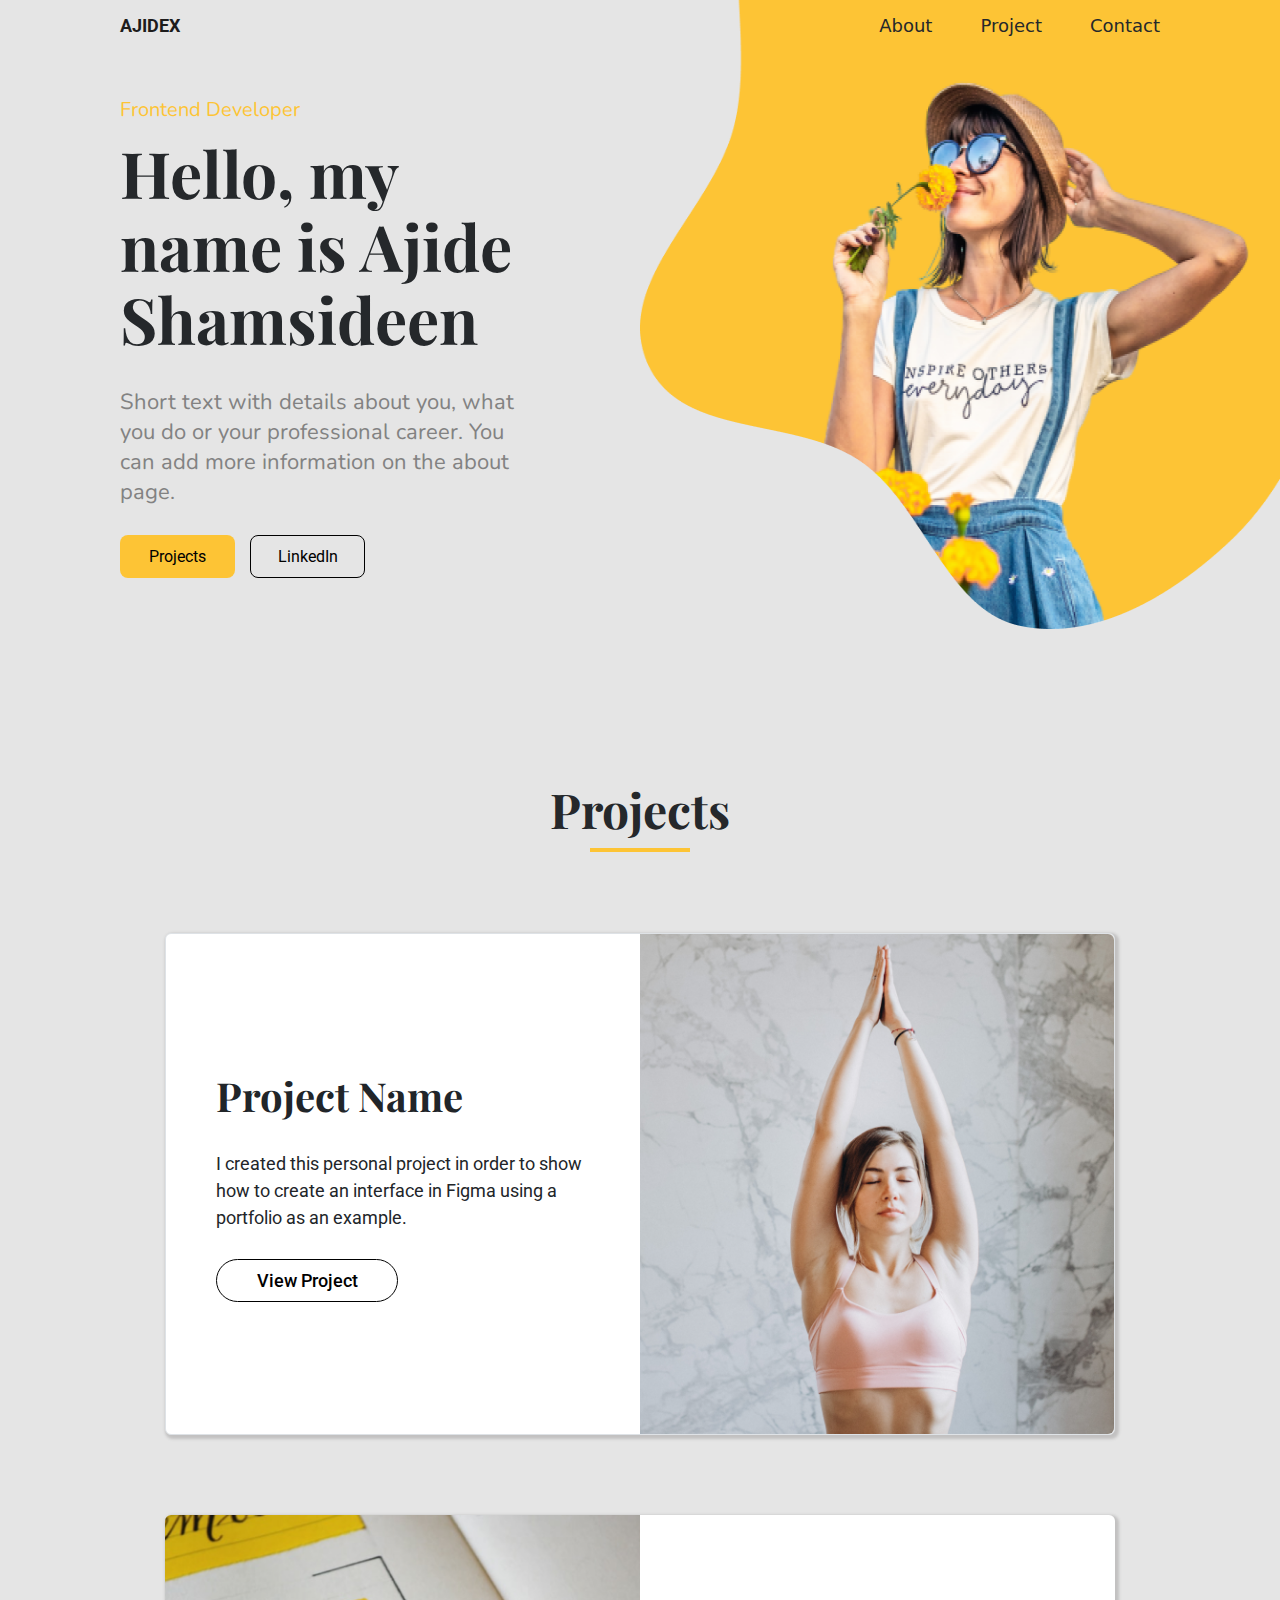
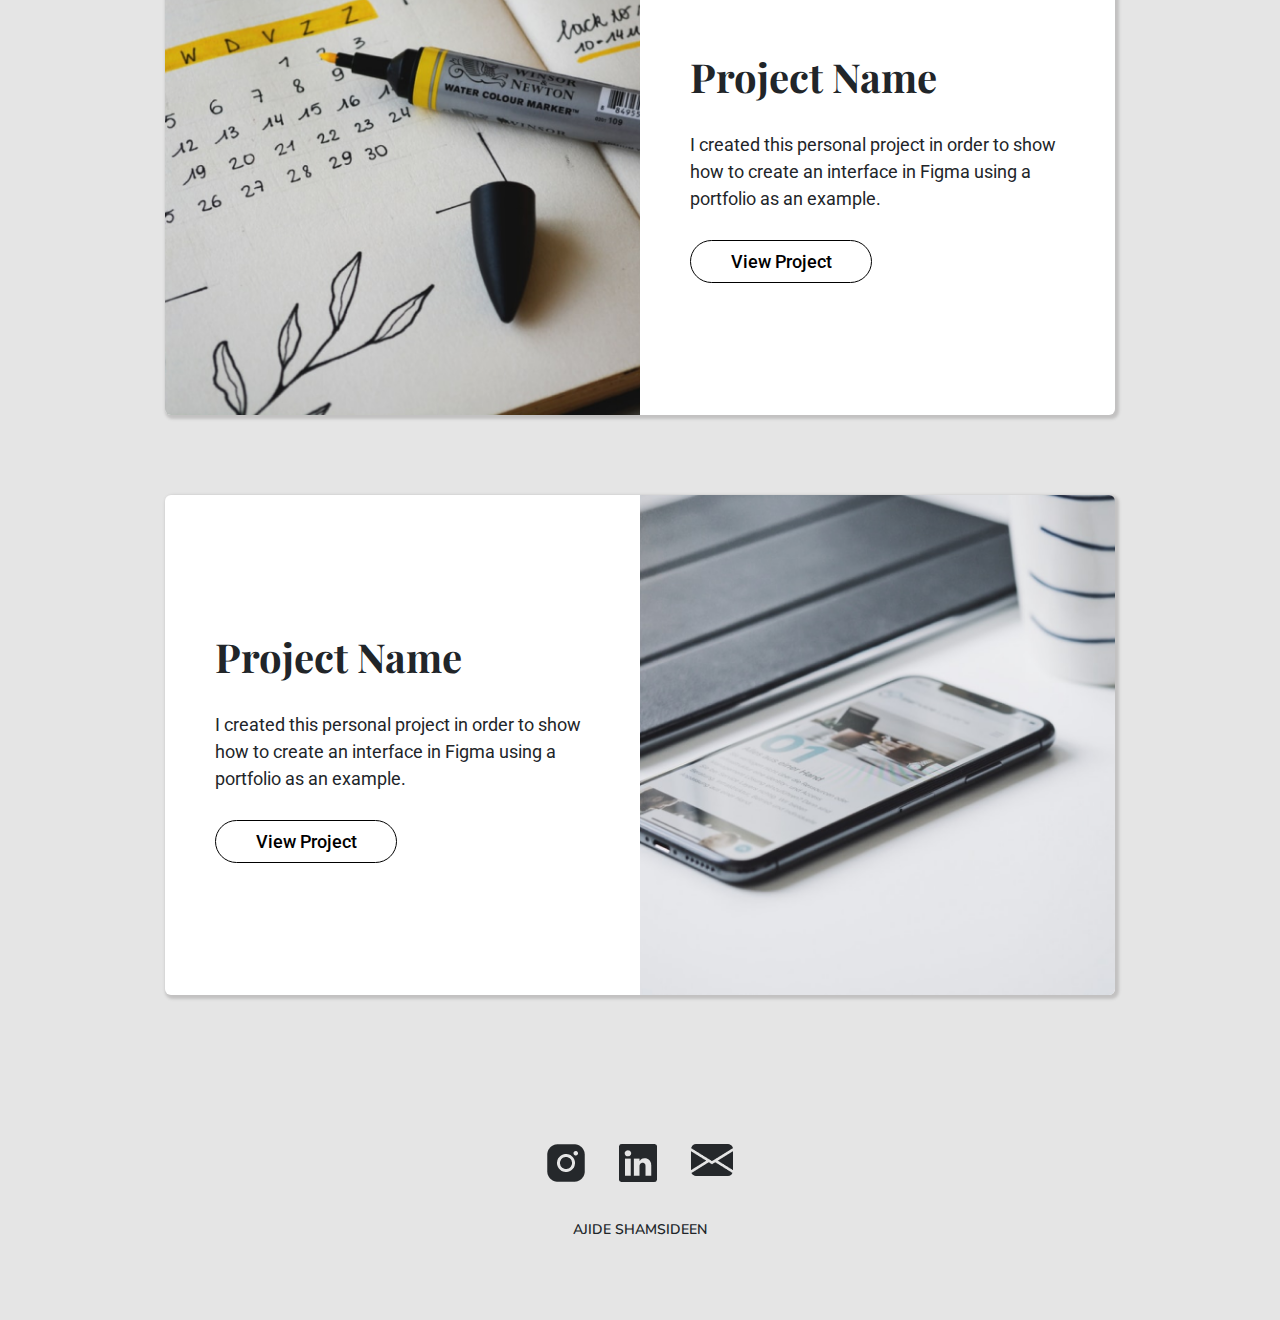
<file: index.html>
<!DOCTYPE html>
<html lang="en">
    
<head>

    <title>AJIDEX</title>
    <link rel="stylesheet" type="text/css" href="/css/bootstrap.min.css">
    <link rel="stylesheet" type="text/css" href="/css/style.css">
    <meta charset="UTF-8">
    <meta http-equiv="X-UA-Compatible" content="IE=edge">
    <meta name="viewport" content="width=device-width, initial-scale=1.0">

    <!-- fonts -->

    <link rel="preconnect" href="https://fonts.googleapis.com">
    <link rel="preconnect" href="https://fonts.gstatic.com" crossorigin>
    <link href="https://fonts.googleapis.com/css2?family=Playfair+Display:wght@400;500;600;700;800;900&display=swap" rel="stylesheet">

    <link rel="preconnect" href="https://fonts.googleapis.com">
    <link rel="preconnect" href="https://fonts.gstatic.com" crossorigin>
    <link href="https://fonts.googleapis.com/css2?family=Nunito:wght@200;300;400;500;600;700;800&family=Playfair+Display:wght@400;500;600;700;800;900&display=swap" rel="stylesheet">


    <link rel="preconnect" href="https://fonts.googleapis.com">
    <link rel="preconnect" href="https://fonts.gstatic.com" crossorigin>
    <link href="https://fonts.googleapis.com/css2?family=Roboto:wght@100;300;400;500;700;900&display=swap" rel="stylesheet">


    <!-- end of font links-->

</head>

<body>
    

    <!-- nav links and introduction page -->
    <section class="intro-page">

        <div class="intro-cont">

            <div class="intro">
                <div class="logo"><a href="index.html">AJIDEX</a></div>

                <div class="role">Frontend Developer</div>

                <div class="hello-name">
                    Hello,  my name is Ajide Shamsideen
                </div>

                <div class="intro-word">
                    Short text with details about you, what you do or your professional career. You can add more information on the about page.
                </div>

                <div class="intro-btn">
                    <button class="project-btn">Projects</button>
                    <button class="linkedIn-btn">LinkedIn</button>
                </div>

            </div>

            <div class="intro-pic">
                <div class="img-cont">
                    <img class="girl-pic" src="/img/image.png" alt="girl image">

                    <div class="nav-cont">
                        <ul class="nav-links">
                            <li class="list"><a href="#">About</a></li>
                            <li class="list"><a href="#">Project</a></li>
                            <li class="list"><a href="#">Contact</a></li>
                        </ul>
                    </div>
                </div>
            </div>

        </div>

    </section>
    <!-- end of nav links and introduction page -->

    <section class="formobile">

        <nav class="navbar navbar-expand-lg">
            <div class="container-md">
              <a class="navbar-brand" href="index.html">AJIDEX</a>
              <button class="navbar-toggler" id="rotate" type="button" data-bs-toggle="collapse" data-bs-target="#navbarSupportedContent" aria-controls="navbarSupportedContent" aria-expanded="false" aria-label="Toggle navigation">
                <span class="navbar-toggler-icon"></span>
              </button>
              <div class="collapse navbar-collapse" id="navbarSupportedContent">
                    <ul class="navbar-nav me-auto mb-2 mb-lg-0">
    
                        <li class="nav-item">
                            <a class="nav-link active" aria-current="page" href="#">Home</a>
                        </li>
    
                        <li class="nav-item">
                            <a class="nav-link" href="about.html">About</a>
                        </li>
    
                        <li class="nav-item">
                            <a class="nav-link" href="contact.html">Contact</a>
                        </li>
    
                    </ul>
                </div>
            </div>
        </nav>

        <div class="container-fluid px-2 mt-4">

            <div class="main-name" id="nameWriter"></div>
            <div class="main-role" id="role"></div>

            <div class="row justify-content-center">
                <div class="col-12 col-md-8 p-0">
                    <div class="mobile-img">
                        <img src="/img/mobile-img.png" class="img-fluid mobile-fit" alt="">

                    </div>
                </div>
            </div>
        </div>

        <div class="custom-shape-divider-bottom-1668198175">
            <svg data-name="Layer 1" xmlns="http://www.w3.org/2000/svg" viewBox="0 0 1200 120" preserveAspectRatio="none">
                <path d="M1200 120L0 16.48 0 0 1200 0 1200 120z" class="shape-fill"></path>
            </svg>
        </div>

    </section>
    

    <!-- nav links and introduction page for mobile-->





    <!-- end of nav links and introduction page for mobile-->


    <!-- Project page -->

    <section class="section1">
        <div class="container-md">
            <div class="project-head text-center">Projects</div>
            <div class="underline"></div>

            <div class="row d-flex justify-content-center">

                <div class="col-11 col-md-11 col-lg-10 down-space bg-white box p-0 border rounded">
                    <div class="row justify-content-center g-0">
                        <div class="col-11 col-md-6 d-flex flex-column justify-content-center project-space">
                            <div class="project-name">Project Name</div>

                            <div class="project-detail">I created this personal project in order to show how to create an interface in Figma using a portfolio as an example.</div>

                            <div class="view-btn">
                                <button class="view-project text-left">View Project</button>
                            </div>
                            
                        </div>

                        <div class="col-12 col-md-6">
                            <div class="project-img">
                                <img src="/img/image-1.png" alt="" class="pro-imgfit rounded-end">
                            </div>
                        </div>
                    </div>
                </div>


                <div class="col-11 col-md-11 col-lg-10 down-space bg-white box p-0 rounded">
                    <div class="row justify-content-center g-0">

                        <div class="col-12 col-md-6">
                            <div class="project-img">
                                <img src="/img/image-2.png" alt="" class="pro-imgfit rounded-start">
                            </div>
                        </div>

                        <div class="col-11 col-md-6 d-flex flex-column justify-content-center project-space">
                            <div class="project-name">Project Name</div>

                            <div class="project-detail">I created this personal project in order to show how to create an interface in Figma using a portfolio as an example.</div>

                            <div class="view-btn">
                                <button class="view-project text-left">View Project</button>
                            </div>
                            
                        </div>

                    </div>
                </div>


                <div class="col-11 col-md-11 col-lg-10 bg-white box p-0 rounded">
                    <div class="row justify-content-center g-0">
                        <div class="col-11 col-md-6 d-flex flex-column justify-content-center project-space">
                            <div class="project-name">Project Name</div>

                            <div class="project-detail">I created this personal project in order to show how to create an interface in Figma using a portfolio as an example.</div>

                            <div class="view-btn">
                                <button class="view-project text-left">View Project</button>
                            </div>
                            
                        </div>

                        <div class="col-12 col-md-6">
                            <div class="project-img">
                                <img src="/img/image-3.png" alt="" class="pro-imgfit rounded-end">
                            </div>
                        </div>
                    </div>
                </div>

                
            </div>
        </div>
    </section>
    <!-- end of Project page -->

    <section class="socials">
        <div class="container-md text-center">
            <div class="social-cont">
                <a href="#"><img src="/img/Vector.png" alt="" class="img-fluid social-fit"></a>
                <a href="#"><img src="/img/Vector2.png" alt="" class="img-fluid social-fit"></a>
                <a href="#"><img src="/img/Vector3.png" alt="" class="img-fluid"></a>
            </div>

            <div class="creator">AJIDE SHAMSIDEEN</div>
        </div>
    </section>




    <script src="/js/jquery.js" type="text/javascript"></script>
    <script src="/js/popper.js" type="text/javascript"></script>
    <script src="/js/bootstrap.min.js" type="text/javascript"></script>
    <script src="/js/custom.js" type="text/javascript"></script>
</body>
</html>
</file>
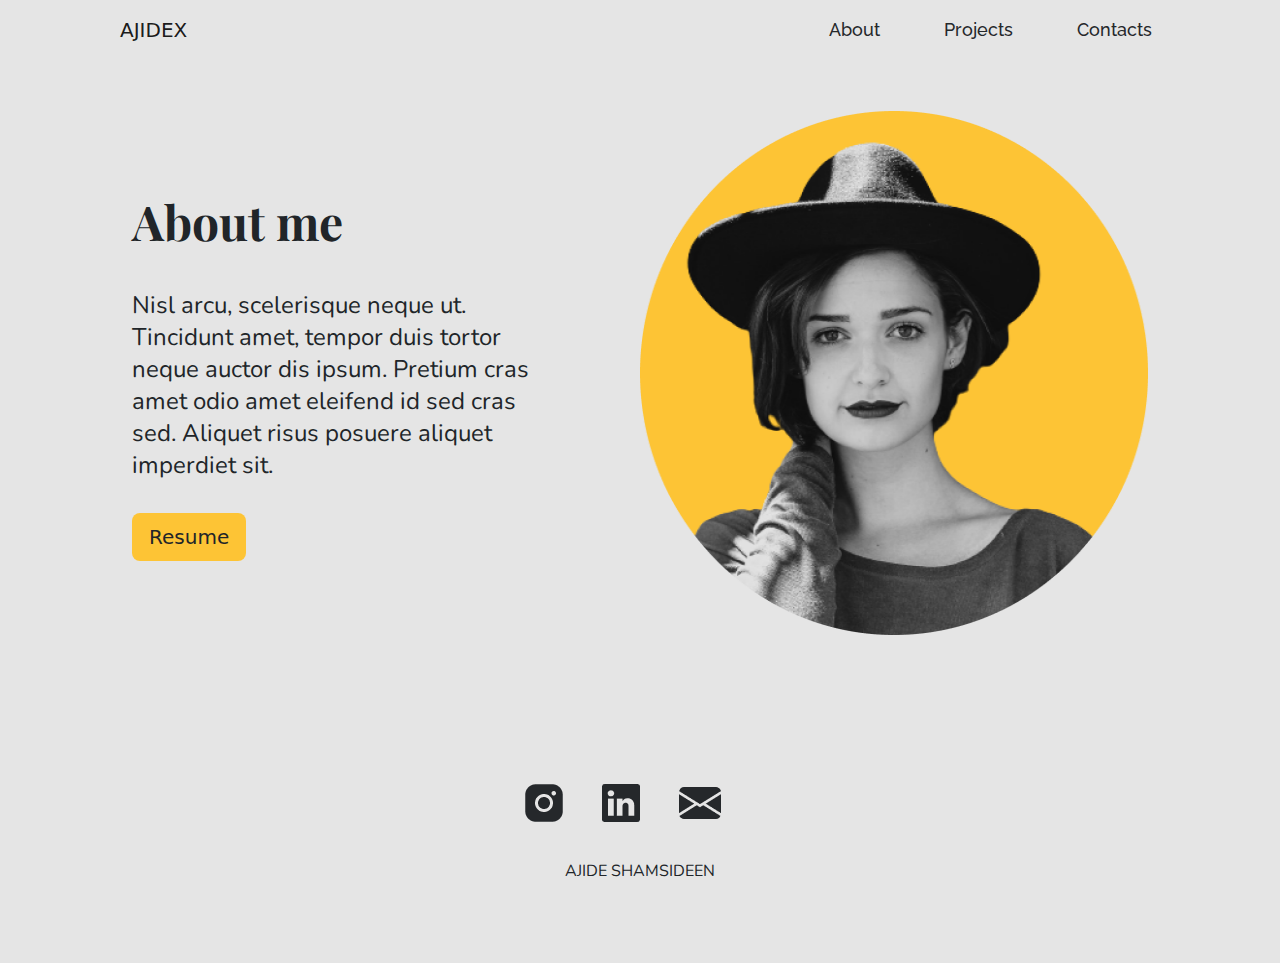
<file: about.html>
<!DOCTYPE html>
<html lang="en">

<head>
    <title>About</title>
    <meta charset="UTF-8">
    <meta http-equiv="X-UA-Compatible" content="IE=edge">
    <meta name="viewport" content="width=device-width, initial-scale=1.0">
    <meta name="author" content="AJIDE SHAMSIDEEN">
    <meta name="description" content="this is a portfolio">
    <link rel="stylesheet" href="/css/bootstrap.min.css">
    <link rel="stylesheet" href="/css/about.css">
    <link rel="icon" href="" type="image/x-icon">

    <!-- font css link-->

    <link rel="preconnect" href="https://fonts.googleapis.com">
    <link rel="preconnect" href="https://fonts.gstatic.com" crossorigin>
    <link href="https://fonts.googleapis.com/css2?family=Raleway:wght@100;200;300;400;500;600;700;800;900&display=swap" rel="stylesheet">

    <link rel="preconnect" href="https://fonts.googleapis.com">
    <link rel="preconnect" href="https://fonts.gstatic.com" crossorigin>
    <link href="https://fonts.googleapis.com/css2?family=Playfair+Display:wght@400;500;600;700;800;900&display=swap" rel="stylesheet">

    <link rel="preconnect" href="https://fonts.googleapis.com">
    <link rel="preconnect" href="https://fonts.gstatic.com" crossorigin>
    <link href="https://fonts.googleapis.com/css2?family=Nunito:wght@200;300;400;500;600;700;800&family=Playfair+Display:wght@400;500;600;700;800;900&display=swap" rel="stylesheet">


    <link rel="preconnect" href="https://fonts.googleapis.com">
    <link rel="preconnect" href="https://fonts.gstatic.com" crossorigin>
    <link href="https://fonts.googleapis.com/css2?family=Roboto:wght@100;300;400;500;700;900&display=swap" rel="stylesheet">
    
    
    <!-- en of font link-->

</head>

<body>
    
    <!-- navbar section-->

    <nav class="navbar navbar-expand-lg bg-self">
        <div class="container-fluid nav-pad">
          <a class="navbar-brand" href="index.html">AJIDEX</a>
          <button class="navbar-toggler" type="button" data-bs-toggle="collapse" data-bs-target="#navbarSupportedContent" aria-controls="navbarSupportedContent" aria-expanded="false" aria-label="Toggle navigation">
            <span class="navbar-toggler-icon"></span>
          </button>
            <div class="collapse navbar-collapse" id="navbarSupportedContent">
                <ul class="navbar-nav mb-2 mb-lg-0 ms-auto">
                    
                    <li class="nav-item nav-space">
                        <a class="nav-link nav-letter" href="about.html">About</a>
                    </li>

                    <li class="nav-item nav-space">
                        <a class="nav-link nav-letter" href="index.html">Projects</a>
                    </li>

                    <li class="nav-item">
                        <a class="nav-link nav-letter" href="contact.html">Contacts</a>
                    </li>
                    
                </ul>

            </div>

        </div>

    </nav>

    <!-- end of navbar section-->


    <!-- section one-->

    <section class="section1">
        <div class="container-lg">
            <div class="row justify-content-center g-0">

                <div class="col-10 col-md-6 d-flex flex-column justify-content-center">
                    <div class="about-me">
                        About me
                    </div>

                    <div class="about-content">
                        Nisl arcu, scelerisque neque ut. Tincidunt amet, tempor duis tortor neque auctor dis ipsum. Pretium cras amet odio amet eleifend id sed cras sed. Aliquet risus posuere aliquet imperdiet sit.
                    </div>

                    <div class="resume-btn">
                        <button class="btn btn-lg resume">Resume</button>
                    </div>
                </div>

                <div class="col-10 col-md-6 d-flex my-auto">
                    <div class="pic-cont d-flex align-items-sm-center">
                        <img src="/img/about/bg-2.png" alt="me" class="img-fit my-auto">
                    </div>
                </div>

            </div>
        </div>
    </section>

    <!--end of section one-->


    <!-- footer and social -->

    <section class="socials">
        <div class="container-md text-center">
            <div class="social-cont">
                <a href="#"><img src="/img/Vector.png" alt="" class="img-fluid social-fit"></a>
                <a href="#"><img src="/img/Vector2.png" alt="" class="img-fluid social-fit"></a>
                <a href="#"><img src="/img/Vector3.png" alt="" class="img-fluid social-fit"></a>
            </div>

            <div class="creator">AJIDE SHAMSIDEEN</div>
        </div>
    </section>

    <!-- footer and social -->



    <script src="/js/bootstrap.min.js" type="text/javascript"></script>
    <script src="/js/jquery.js" type="text/javascript"></script>
    <script src="/js/popper.js" type="text/javascript"></script>
    <script src="/js/custom.js" type="text/javascript"></script>
</body>

</html>
</file>
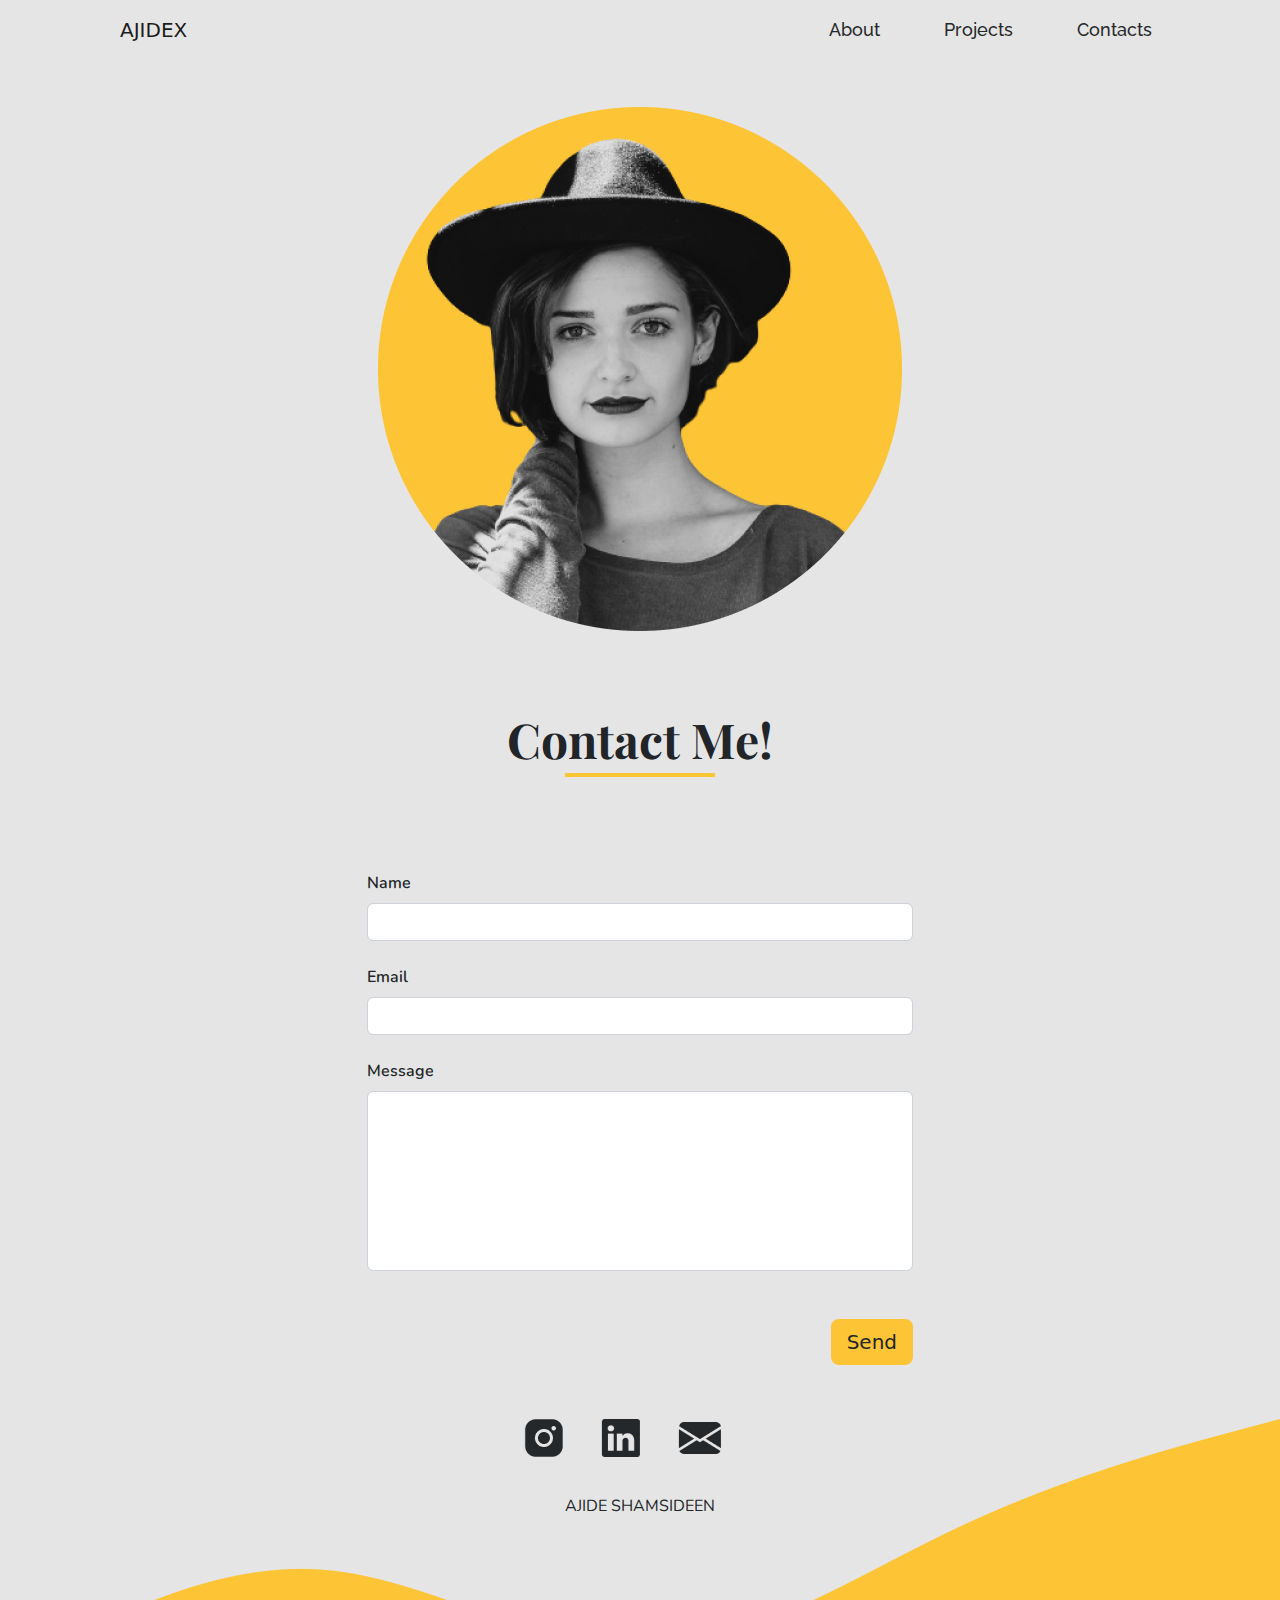
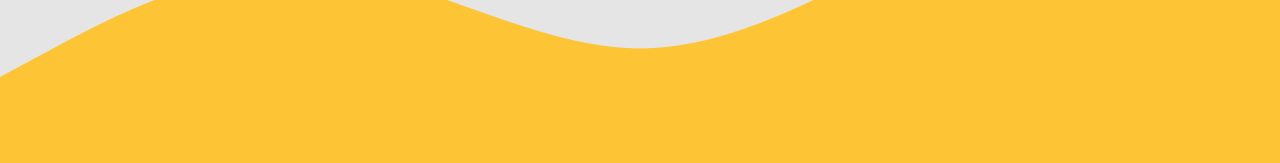
<file: contact.html>
<!DOCTYPE html>
<html lang="en">

<head>
    <title>Contact</title>
    <meta charset="UTF-8">
    <meta http-equiv="X-UA-Compatible" content="IE=edge">
    <meta name="viewport" content="width=device-width, initial-scale=1.0">
    <link rel="stylesheet" href="/css/bootstrap.min.css">
    <link rel="stylesheet" href="/css/contact.css">

    <!-- font css link-->

    <link rel="preconnect" href="https://fonts.googleapis.com">
    <link rel="preconnect" href="https://fonts.gstatic.com" crossorigin>
    <link href="https://fonts.googleapis.com/css2?family=Raleway:wght@100;200;300;400;500;600;700;800;900&display=swap" rel="stylesheet">

    <link rel="preconnect" href="https://fonts.googleapis.com">
    <link rel="preconnect" href="https://fonts.gstatic.com" crossorigin>
    <link href="https://fonts.googleapis.com/css2?family=Playfair+Display:wght@400;500;600;700;800;900&display=swap" rel="stylesheet">

    <link rel="preconnect" href="https://fonts.googleapis.com">
    <link rel="preconnect" href="https://fonts.gstatic.com" crossorigin>
    <link href="https://fonts.googleapis.com/css2?family=Nunito:wght@200;300;400;500;600;700;800&family=Playfair+Display:wght@400;500;600;700;800;900&display=swap" rel="stylesheet">


    <link rel="preconnect" href="https://fonts.googleapis.com">
    <link rel="preconnect" href="https://fonts.gstatic.com" crossorigin>
    <link href="https://fonts.googleapis.com/css2?family=Roboto:wght@100;300;400;500;700;900&display=swap" rel="stylesheet">
    
    
    <!-- end of font link-->

</head>
<body>

  <!-- nav bar -->
    <nav class="navbar navbar-expand-lg bg-self">
        <div class="container-fluid nav-pad">
          <a class="navbar-brand" href="index.html">AJIDEX</a>
          <button class="navbar-toggler" type="button" data-bs-toggle="collapse" data-bs-target="#navbarSupportedContent" aria-controls="navbarSupportedContent" aria-expanded="false" aria-label="Toggle navigation">
            <span class="navbar-toggler-icon"></span>
          </button>
            <div class="collapse navbar-collapse" id="navbarSupportedContent">
                <ul class="navbar-nav mb-2 mb-lg-0 ms-auto">
                    
                    <li class="nav-item nav-space">
                        <a class="nav-link nav-letter" href="about.html">About</a>
                    </li>

                    <li class="nav-item nav-space">
                        <a class="nav-link nav-letter" href="index.html">Projects</a>
                    </li>

                    <li class="nav-item">
                        <a class="nav-link nav-letter" href="contact.html">Contacts</a>
                    </li>
                    
                </ul>

            </div>

        </div>

    </nav>
    <!-- end of nav bar -->

    <!-- my image -->
    <div class="container-md mt-5">
        <div class="row justify-content-center">
            <div class="col-10 d-flex justify-content-center">
                <div class="contact-img">
                    <img src="/img/about/bg-2.png" class="img-fluid" alt="">
                </div>
            </div>
        </div>
    </div>
    <!-- end of my image -->
    

    <!-- my form -->

    <div class="container-md mt-5 pt-4">
        <div class="row justify-content-center">
            <div class="col-10 col-md-6">
                <div class="form-head text-center pb-5 mb-5">Contact Me!</div>

                <form action="" class="main-form">
                    <label for="name" class="form-label label-font">Name</label>
                    <input type="text" class="form-control mb-4" id="name">

                    <label for="email" class="form-label label-font">Email</label>
                    <input type="email" class="form-control mb-4" id="email">

                    <label for="message" class="form-label label-font">Message</label>
                    <textarea type="message" style="height: 180px;" class="form-control mb-4" id="message"></textarea>

                    <div class="form-btn d-flex justify-content-end">
                        <button class="btn btn-lg myform-btn">Send</button>
                    </div>
                </form>
            </div>
        </div>
    </div>

    <!-- end of my form -->


    <!-- footer and social -->


    <div class="container-fluid p-0 total">

        <section class="socials">
            <div class="container-md text-center">
                <div class="social-cont">
                    <a href="#"><img src="/img/Vector.png" alt="" class="img-fluid social-fit"></a>
                    <a href="#"><img src="/img/Vector2.png" alt="" class="img-fluid social-fit"></a>
                    <a href="#"><img src="/img/Vector3.png" alt="" class="img-fluid social-fit"></a>
                </div>
    
                <div class="creator">AJIDE SHAMSIDEEN</div>
            </div>
        </section>
        
        <div class="footer-img">
            <img src="/img/about/Vector.png" class="img-fluid footer-fit" alt="">
        </div>
    </div>
    

    <!-- footer and social -->

    



    <script src="/js/bootstrap.min.js"></script>
    <script src="/js/custom.js"></script>
    <script src="/js/jquery.js"></script>
</body>
</html>
</file>
<file: css/style.css>
*{
    margin: 0;
    padding: 0;
    box-sizing: border-box;
}

body{
    background-color: #E5E5E5;
}


.formobile{
    display: none;
}

/* intro page & nav link */

.intro-page{
    width: 100%;
    height: auto;
}

.intro-cont{
    width: 100%;
    height: 100%;
    display: grid;
    grid-template-columns: 1fr 1fr;
}

.intro{
    padding-left: 120px;
    padding-right: 114px;
}

.logo{
    font-size: 18px;
    font-weight: 700;
    margin-top: 12px;
    font-family: 'Roboto', sans-serif;
}

.logo a {
    text-decoration: none;
    color: #1d1c1c;
}

.role{
    font-size: 20px;
    color: #FDC435;
    margin-top: 56px;
    font-family: 'Nunito', sans-serif;
}

.hello-name{
    font-size: 64px;
    font-weight: 700;
    color: #25282B;
    margin-top: 12px;
    line-height: 72.8px;
    font-family: 'Playfair Display', serif;
}

.intro-word{
    font-size: 22px;
    font-weight: 400;
    line-height: 30px;
    color: #828282;
    margin-top: 32px;
    font-family: 'Nunito', sans-serif;
}

.intro-btn{
    margin-top: 28px;
    height: fit-content;
}

.project-btn{
    width: 115px;
    height: 43px;
    margin-right: 10px;
    background-color: #FDC435;
    border-radius: 8px;
    border: none;
    outline: none;
    font-family: 'Roboto', sans-serif;
}

.linkedIn-btn{
    width: 115px;
    height: 43px;
    margin-right: 10px;
    background-color: transparent;
    border-radius: 8px;
    border: 1px solid black;
    outline: none;
    font-family: 'Roboto', sans-serif;
}

.intro-pic{
    height: 629px;
    position: relative;
}

.img-cont{
    width: 100%;
    height: 100%;
}

.girl-pic{
    width: 100%;
    height: 100%;
}

.nav-cont{
    position: absolute;
    top: 12px;
    right: 0;
}

.nav-links{
    display: flex;
    flex-direction: row;
}

.nav-links li{
    list-style: none;
    margin-right: 48px;
    position: relative;
}

.nav-links li:last-child{
    margin-right: 120px;
}

.nav-links li a{
    text-decoration: none;
    color: #25282B;
    font-size: 18px;
    font-weight: 500;
}


.nav-links .list a::after{
    content: '';
    position: absolute;
    width: 100%;
    height: 1px;
    top: 26px;
    left: 0;
    background-color: #1d1c1c;
    transform: scaleX(0);
    transform-origin: center;
    transition: transform .5s ease-in;
}

.nav-links .list a:hover::after{
    transform: scale(1);
}



/* end intro page & nav link */


/* project section */

.section1{
    margin-top: 144px;
}

.project-head{
    font-size: 48px;
    font-weight: 700;
    font-family: 'Playfair Display', serif;
    margin-bottom: 88px;
    color: #25282B;
    position: relative;
}

.project-head::after{
    content: '';
    display: inline-block;
    position: absolute;
    left: 50%;
    transform: translate(-50%, 75px);
    width: 100px;
    height: 4px;
    background-color: #FDC435;

}

.project-space{
    padding-left: 50px;
}

.project-name{
    font-family: 'Playfair Display';
    font-style: normal;
    font-weight: 700;
    font-size: 40px;
    margin-bottom: 24px;
}

.project-detail{
    font-family: 'Roboto';
    font-style: normal;
    font-weight: 400;
    font-size: 18px;
    line-height: 27px;
    width: 380px;
    margin-bottom: 28px;
}

.view-btn{
    width: 100%;
}

.view-project{
    width: 182px;
    height: 43px;
    background-color: transparent;
    border-radius: 21.5px;
    border: 1px solid black;
    outline: none;
    font-family: 'Roboto', sans-serif;
    font-size: 18px;
    font-weight: 500;
}

.project-img{
    width: 100%;
    height: 500px;
}

.pro-imgfit{
    width: 100%;
    height: 100%;
}

.down-space{
    margin-bottom: 80px;
}

.box{
    box-shadow: 2px 2px 3px 2px rgb(194, 193, 193);
}


/*end of project section */



/* social style */


.socials{
    margin-top: 149px;
    padding-bottom: 80px;
}

.social-cont{
    display: flex;
    justify-content: center;
}

.social-fit{
    margin-right: 34px;
}


.creator{
    font-size: 14px;
    font-weight: 600;
    margin-top: 37px;
    font-family: 'Nunito', sans-serif;
}

/* social style */






@media only screen and (max-width: 550px){

    body{
        overflow-x: hidden;
    }

    section{
        overflow-x: hidden;
    }

    .intro-page{
        display: none;
    }

    /* for mobile */

    .formobile{
        display: block;
        position: relative;
    }

    .custom-shape-divider-bottom-1668198175 {
        position: absolute;
        bottom: 0;
        left: 0;
        width: 100%;
        overflow: hidden;
        line-height: 0;
        transform: rotate(180deg);
    }

    .custom-shape-divider-bottom-1668198175 svg {
        position: relative;
        display: block;
        width: calc(100% + 1.3px);
        height: 85px;
    }

    .custom-shape-divider-bottom-1668198175 .shape-fill {
        fill: #FDC435;
    }


    .navbar-toggler{
        border: none !important;
        color: transparent !important;
        transform: rotate(0);
        transition: transform 0.44s linear;
    }

    .clicked{
        transform: rotate(90deg);
    }

    .main-name{
        font-size: 36px;
        font-weight: bold;
        line-height: 42px;
        color: #25282B;
        font-family: 'Playfair Display', serif;
        min-height: 130px;
    }

    .main-role{
        font-size: 18px;
        margin-top: 10px;
        color: #FDC435;
        font-family: 'Nunito', sans-serif;
        min-height: 30px;
    }

    .mobile-img{
        width: 100%;
        height: 300px;
        position: relative;
    }

    .mobile-fit{
        width: 100%;
        height: 100%;
    }
    /* for mobile */

    .section1{
        margin-top: 30px;
    }

    .project-space{
        padding-left: 0px;
        display: flex !important;
        flex-direction: column !important;
        flex-wrap: wrap !important;
    }

    .project-name{
        font-size: 35px;
        margin-bottom: 18px;
    }

    .project-detail {
        font-family: 'Roboto';
        font-style: normal;
        font-weight: 400;
        font-size: 16px;
        line-height: 23px;
        width: fit-content;
        margin-bottom: 28px;
        flex-wrap: wrap;
    }

    .rounded{
        border-radius: 10px !important;
    }

    .rounded-end{
        border-radius: 0px !important;
        border-radius: 0px 0px 10px 10px !important;
    }

    .rounded-start{
        border-radius: 10px 10px 0px 0px !important;
    }


    .project-img{
        height: 300px;
    }

    .view-btn{
        margin-bottom: 25px;
    }

    .view-project{
        width: 130px;
        font-size: 16px;
    }











}


@media only screen and (min-width: 550px) and (max-width: 1030px){

    body{
        overflow-x: hidden;
    }


    .intro-page{
        display: none;
    }

    /* for mobile */

    .formobile{
        display: block;
        position: relative;
    }

    .custom-shape-divider-bottom-1668198175 {
        position: absolute;
        bottom: 0;
        left: 0;
        width: 100%;
        overflow: hidden;
        line-height: 0;
        transform: rotate(180deg);
    }
    
    .custom-shape-divider-bottom-1668198175 svg {
        position: relative;
        display: block;
        width: calc(100% + 1.3px);
        height: 140px;
    }
    
    .custom-shape-divider-bottom-1668198175 .shape-fill {
        fill: #FDC435;
    }
    

    .navbar-toggler{
        border: none !important;
        color: transparent !important;
        transform: rotate(0);
        transition: transform 0.44s linear;
    }

    .nav-link{
        font-size: 20px !important;
    }

    .clicked{
        transform: rotate(90deg);
    }

    .main-name{
        font-size: 58px;
        font-weight: bold;
        line-height: 70px;
        color: #25282B;
        font-family: 'Playfair Display', serif;
        min-height: 230px;
        padding-left: 80px;
    }

    .main-role{
        font-size: 20px;
        margin-top: 10px;
        color: #FDC435;
        font-family: 'Nunito', sans-serif;
        min-height: 30px;
        padding-left: 80px;
    }

    .mobile-img{
        width: 100%;
        height: 450px;
        position: relative;
    }

    .mobile-fit{
        width: 100%;
        height: 100%;
    }
    /* for mobile */

    .project-space {
        padding-left: 0px;
        padding-left: 0px;
    }

    .project-name{
        text-align: center;
        margin-bottom: 15px;
    }

    .project-detail {
        font-family: 'Roboto';
        font-style: normal;
        font-weight: 400;
        font-size: 17px;
        line-height: 25px;
        width: 90%;
        margin-left: auto;
        margin-right: auto;
        margin-bottom: 22px;
    }

    .view-btn{
        display: flex;
        justify-content: center;
    }

    .view-project {
        width: 142px;
        height: 43px;
        background-color: transparent;
        border-radius: 21.5px;
        border: 1px solid black;
        outline: none;
        font-family: 'Roboto', sans-serif;
        font-size: 17px;
        font-weight: 500;
    }

    .project-img{
        height: 400px;
    }

}
</file>
<file: css/about.css>
*{
    margin: 0;
    padding: 0;
    box-sizing: border-box;
}

body{
    background-color: #E5E5E5;
}

.nav-pad{
    padding-left: 120px;
    padding-right: 120px;
}

.bg-self{
    background-color: #E5E5E5 !important;
}

.nav-space{
    margin-right: 48px;
    color: black;
}

.nav-letter{
    font-size: 18px;
    font-weight: 500;
    color: #25282B !important;
    font-family: 'Raleway', sans-serif;
}


.section1{
    padding: 0 120px 0 120px;
    margin-top: 52px;
}

.about-me{
    font-family: 'Playfair Display';
    font-style: normal;
    font-weight: 700;
    font-size: 48px;
}

.about-content{
    font-family: 'Nunito';
    font-style: normal;
    font-weight: 400;
    font-size: 24px;
    line-height: 32px;
    padding-right: 80px;
    margin-top: 32px;
}

.resume-btn{
    margin-top: 32px;
}

.resume{
    background-color: #FDC435;
    border-radius: 8px;
}

.pic-cont{
    width: 100%;
    height: 524px;
}

.img-fit{
    width: 100%;
    height: 100%;
}



.socials{
    margin-top: 149px;
    padding-bottom: 80px;
}

.social-cont{
    margin-bottom: 37px;
}

.social-fit{
    margin-right: 34px;
}

.creator{
    font-family: 'Nunito';
    font-style: normal;
    font-weight: 400;
    font-size: 16px;
}


@media only screen and (max-width: 550px){
    .section1{
        padding: 0;
    }

    .nav-pad{
        padding: 0 10px;
    }

    .img-fit{
        height: 300px;
    }

    .about-content{
        padding: 0;
    }

    .navbar-toggler{
        color: transparent !important;
        border: none;
        background-color: none !important;
        padding: 0;
        outline: none;
        box-shadow: none;
    }
}

@media only screen and (min-width: 550px) and (max-width: 1000px){
    .section1{
        padding: 0 50px;
    }

    .nav-pad{
        padding: 0 50px;
    }

    .img-fit{
        height: 80%;
    }


    .navbar-toggler{
        color: transparent !important;
        border: none;
        background-color: none !important;
        padding: 0;
        outline: none;
        box-shadow: none;
    }
}
</file>
<file: css/contact.css>
*{
    margin: 0;
    padding: 0;
    box-sizing: border-box;
}


body{
    background-color: #E5E5E5;
}

.nav-pad{
    padding-left: 120px;
    padding-right: 120px;
}

.bg-self{
    background-color: #E5E5E5 !important;
}

.nav-space{
    margin-right: 48px;
    color: black;
}

.nav-letter{
    font-size: 18px;
    font-weight: 500;
    color: #25282B !important;
    font-family: 'Raleway', sans-serif;
}






.form-head{
    font-family: 'Playfair Display';
    font-style: normal;
    font-weight: 700;
    font-size: 48px;
    position: relative;
}

.form-head::after{
    content: '';
    display: inline-block;
    background-color: #FDC435;
    position: absolute;
    width: 150px;
    height: 4px;
    left: 50%;
    transform: translate( -50%, 70px);
}


.form-label{
    font-family: 'Nunito';
    font-style: normal;
    font-weight: 600;
    font-size: 16px;
}

.navbar-toggler{
    color: transparent !important;
    border: none;
    background-color: none !important;
    padding: 0;
    outline: none;
    box-shadow: none;
}


#message{
    resize: none;
}


.myform-btn{
    margin-top: 24px;
    background-color: #FDC435;
    border: none;
}

.myform-btn:hover{
    background-color: #FDC435;
    opacity: 80%;
}

.myform-btn:active{
    background-color: #FDC435;
    opacity: 50%;
}


.total{
    position: relative;
}


.socials{
    position: absolute;
    top: 0;
    left: 50%;
    transform: translate(-50%, 0%);
}

.social-cont{
    margin-bottom: 37px;
}

.social-fit{
    margin-right: 34px;
}

.creator{
    font-family: 'Nunito';
    font-style: normal;
    font-weight: 400;
    font-size: 16px;
}


.footer-img{
    width: 100%;
    height: 344px;
    margin-top: 54px;
}

.footer-fit{
    width: 100%;
    height: 100%;
}


@media only screen and (max-width: 550px){
    .nav-pad{
        padding: 0px 10px;
    }

    .footer-img{
        height: 150px;
    }

    .social-cont{
        margin-bottom: 0px;
    }

    .social-fit{
        margin: 5px;
        width: 24px;
        height: 24px;
    }
}
</file>
